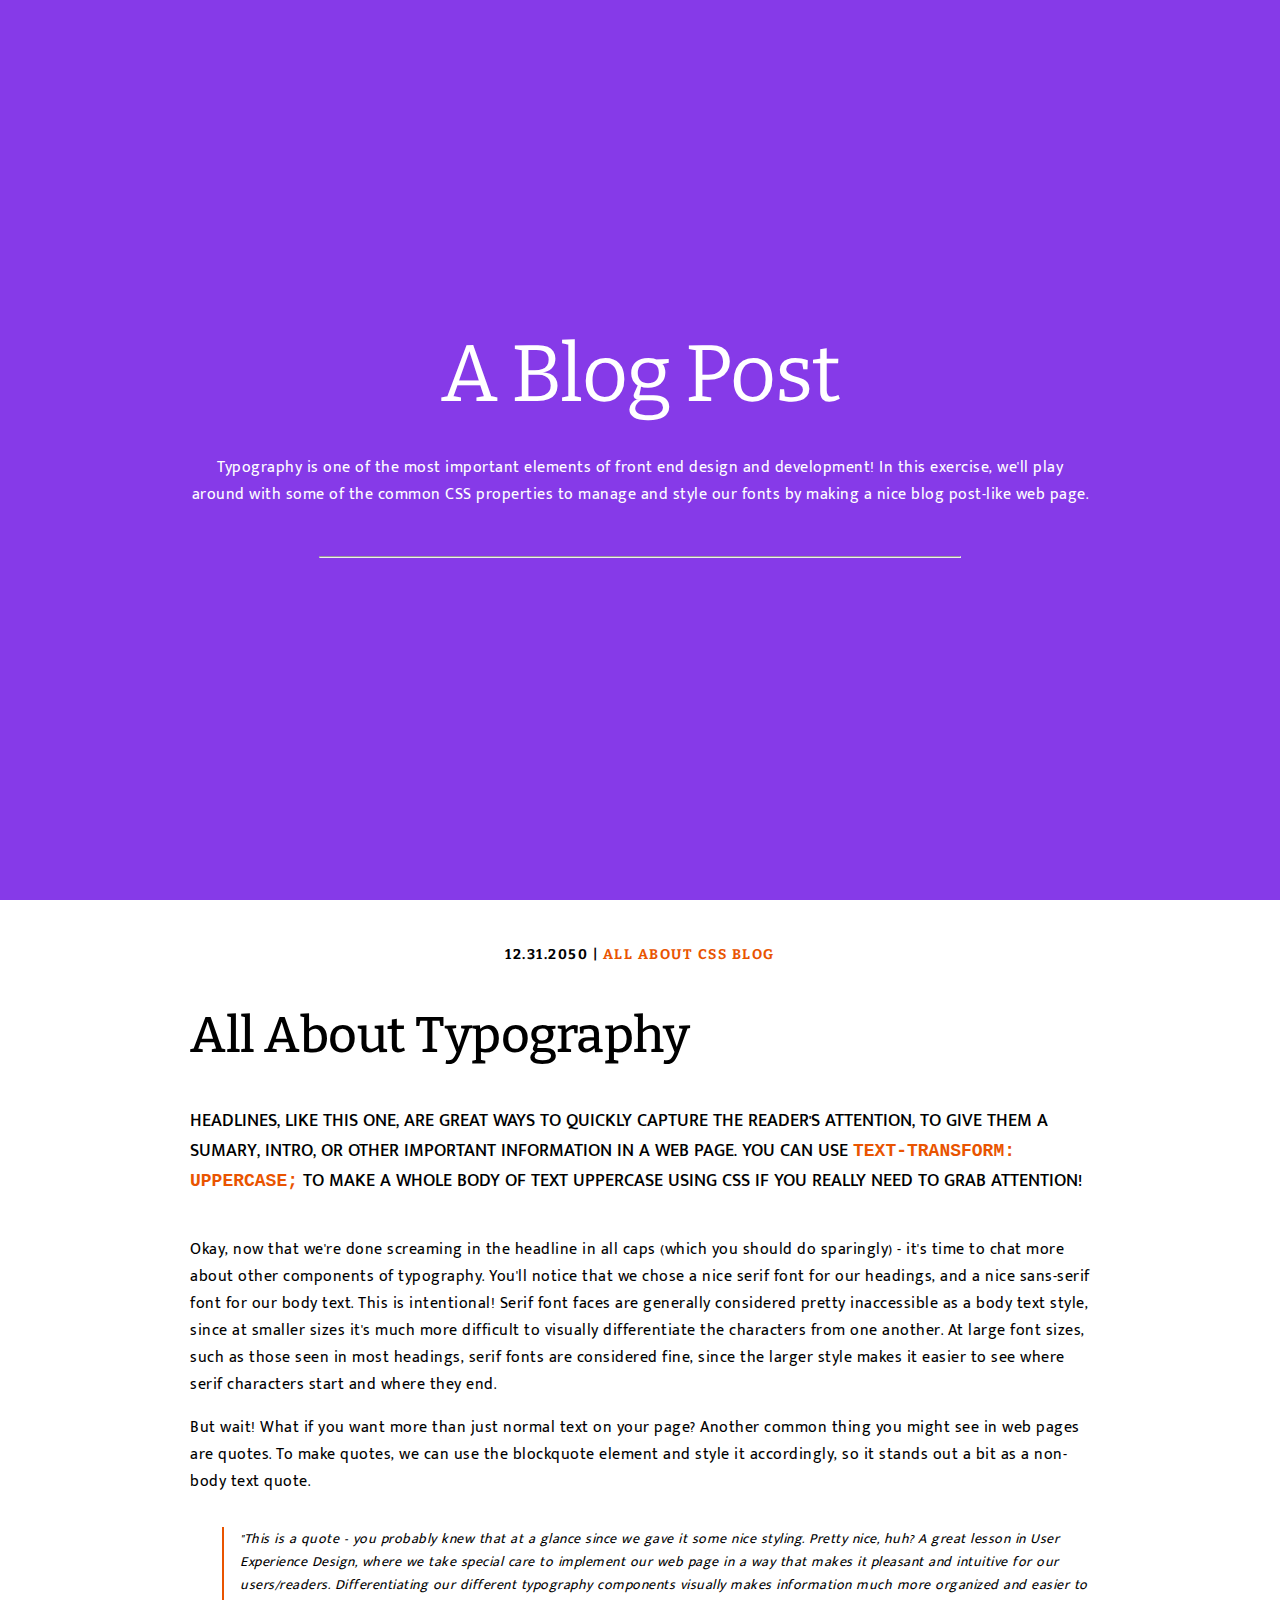
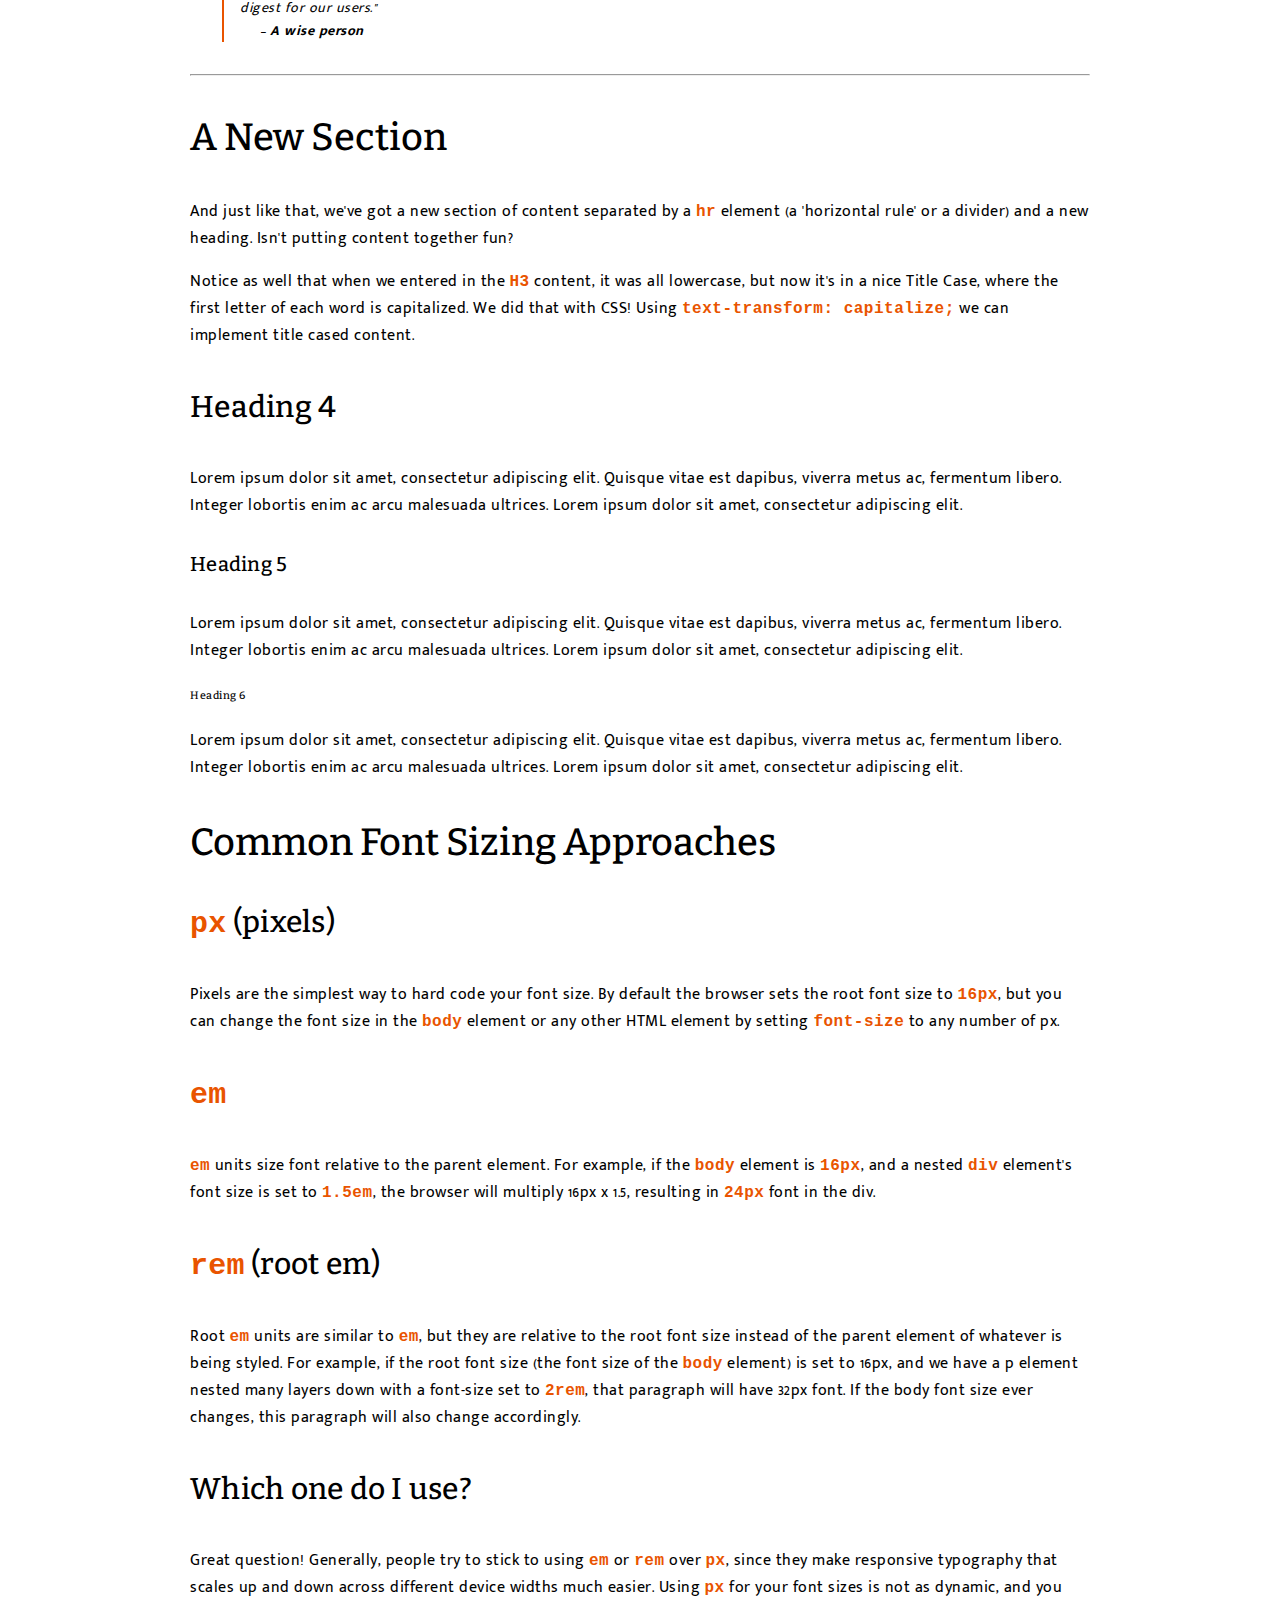
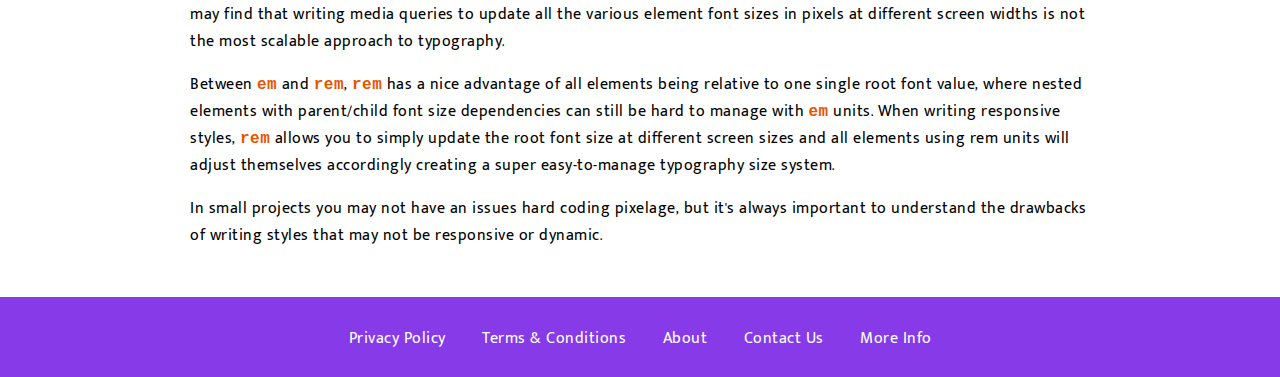
<file: blog_post/index.html>
<!DOCTYPE html>
<html lang="en">
  <head>
    <meta charset="UTF-8" />
    <meta name="viewport" content="width=A, initial-scale=1.0" />
    <link rel="preconnect" href="https://fonts.googleapis.com" />
    <link rel="preconnect" href="https://fonts.gstatic.com" crossorigin />
    <link
      href="https://fonts.googleapis.com/css2?family=Bitter:ital,wght@0,100..900;1,100..900&family=Mukta+Malar:wght@200;300;400;500;600;700;800&display=swap"
      rel="stylesheet"
    />
    <link rel="stylesheet" href="style.css" />
    <title>Blog Post</title>
  </head>
  <body>
    <header>
      <div class="hero">
        <h1>A Blog Post</h1>
        <p>
          Typography is one of the most important elements of front end design
          and development! In this exercise, we'll play around with some of the
          common CSS properties to manage and style our fonts by making a nice
          blog post-like web page.
        </p>
        <hr />
      </div>
    </header>
    <div class="container">
      <p class="info">12.31.2050 | <span>ALL ABOUT CSS BLOG</span></p>
      <h2>All About Typography</h2>
      <p class="headline">
        Headlines, like this one, are great ways to quickly capture the reader's
        attention, to give them a sumary, intro, or other important information
        in a web page. You can use
        <code>text-transform: uppercase;</code> to make a whole body of text
        uppercase using CSS if you really need to grab attention!
      </p>
      <p>
        Okay, now that we're done screaming in the headline in all caps (which
        you should do sparingly) - it's time to chat more about other components
        of typography. You'll notice that we chose a nice serif font for our
        headings, and a nice sans-serif font for our body text. This is
        intentional! Serif font faces are generally considered pretty
        inaccessible as a body text style, since at smaller sizes it's much more
        difficult to visually differentiate the characters from one another. At
        large font sizes, such as those seen in most headings, serif fonts are
        considered fine, since the larger style makes it easier to see where
        serif characters start and where they end.
      </p>
      <p>
        But wait! What if you want more than just normal text on your page?
        Another common thing you might see in web pages are quotes. To make
        quotes, we can use the blockquote element and style it accordingly, so
        it stands out a bit as a non-body text quote.
      </p>
      <blockquote class="quote">
        "This is a quote - you probably knew that at a glance since we gave it
        some nice styling. Pretty nice, huh? A great lesson in User Experience
        Design, where we take special care to implement our web page in a way
        that makes it pleasant and intuitive for our users/readers.
        Differentiating our different typography components visually makes
        information much more organized and easier to digest for our users."
        <cite>– A wise person</cite>
      </blockquote>
      <hr />
      <h3>a new section</h3>
      <p>
        And just like that, we've got a new section of content separated by a
        <code>hr</code>
        element (a 'horizontal rule' or a divider) and a new heading. Isn't
        putting content together fun?
      </p>
      <p>
        Notice as well that when we entered in the <code>H3</code> content, it
        was all lowercase, but now it's in a nice Title Case, where the first
        letter of each word is capitalized. We did that with CSS! Using
        <code>text-transform: capitalize;</code> we can implement title cased
        content.
      </p>
      <h4>Heading 4</h4>
      <p>
        Lorem ipsum dolor sit amet, consectetur adipiscing elit. Quisque vitae
        est dapibus, viverra metus ac, fermentum libero. Integer lobortis enim
        ac arcu malesuada ultrices. Lorem ipsum dolor sit amet, consectetur
        adipiscing elit.
      </p>
      <h5>Heading 5</h5>
      <p>
        Lorem ipsum dolor sit amet, consectetur adipiscing elit. Quisque vitae
        est dapibus, viverra metus ac, fermentum libero. Integer lobortis enim
        ac arcu malesuada ultrices. Lorem ipsum dolor sit amet, consectetur
        adipiscing elit.
      </p>
      <h6>Heading 6</h6>
      <p>
        Lorem ipsum dolor sit amet, consectetur adipiscing elit. Quisque vitae
        est dapibus, viverra metus ac, fermentum libero. Integer lobortis enim
        ac arcu malesuada ultrices. Lorem ipsum dolor sit amet, consectetur
        adipiscing elit.
      </p>
      <h3>Common Font Sizing Approaches</h3>
      <h4><code>px</code> (pixels)</h4>
      <p>
        Pixels are the simplest way to hard code your font size. By default the
        browser sets the root font size to <code>16px</code>, but you can change
        the font size in the <code>body</code> element or any other HTML element
        by setting <code>font-size</code>
        to any number of px.
      </p>
      <h4><code>em</code></h4>
      <p>
        <code>em</code> units size font relative to the parent element. For
        example, if the <code>body</code> element is <code>16px</code>, and a
        nested <code>div</code> element's font size is set to
        <code>1.5em</code>, the browser will multiply 16px x 1.5, resulting in
        <code>24px</code> font in the div.
      </p>
      <h4><code>rem</code> (root em)</h4>
      <p>
        Root <code>em</code> units are similar to <code>em</code>, but they are
        relative to the root font size instead of the parent element of whatever
        is being styled. For example, if the root font size (the font size of
        the <code>body</code> element) is set to 16px, and we have a p element
        nested many layers down with a font-size set to <code>2rem</code>, that
        paragraph will have 32px font. If the body font size ever changes, this
        paragraph will also change accordingly.
      </p>
      <h4>Which one do I use?</h4>
      <p>
        Great question! Generally, people try to stick to using
        <code>em</code> or <code>rem</code> over <code>px</code>, since they
        make responsive typography that scales up and down across different
        device widths much easier. Using <code>px</code> for your font sizes is
        not as dynamic, and you may find that writing media queries to update
        all the various element font sizes in pixels at different screen widths
        is not the most scalable approach to typography.
      </p>
      <p>
        Between <code>em</code> and <code>rem</code>, <code>rem</code> has a
        nice advantage of all elements being relative to one single root font
        value, where nested elements with parent/child font size dependencies
        can still be hard to manage with <code>em</code> units. When writing
        responsive styles, <code>rem</code> allows you to simply update the root
        font size at different screen sizes and all elements using rem units
        will adjust themselves accordingly creating a super easy-to-manage
        typography size system.
      </p>
      <p>
        In small projects you may not have an issues hard coding pixelage, but
        it's always important to understand the drawbacks of writing styles that
        may not be responsive or dynamic.
      </p>
    </div>
    <footer>
      <ul>
        <li>
          <a href="#">Privacy Policy</a>
        </li>
        <li>
          <a href="#">Terms & Conditions </a>
        </li>
        <li>
          <a href="#">About</a>
        </li>
        <li>
          <a href="#">Contact Us</a>
        </li>
        <li>
          <a href="#">More Info</a>
        </li>
      </ul>
    </footer>
  </body>
</html>
</file>
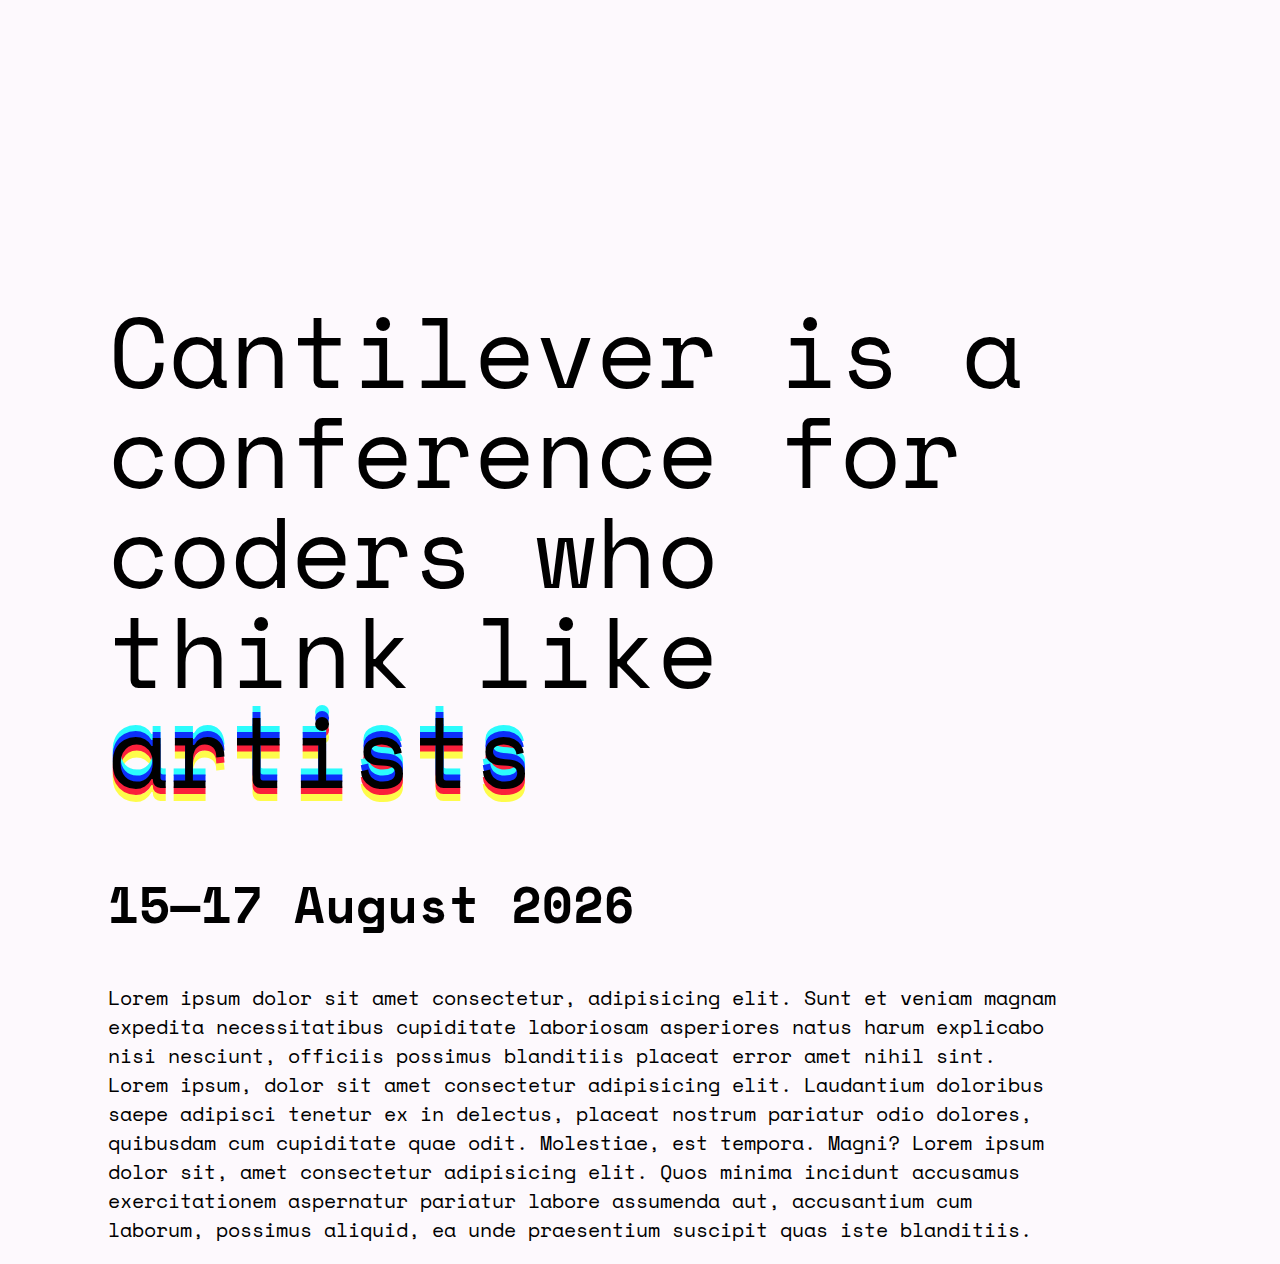
<file: CantileverResponsive/index.html>
<!DOCTYPE html>
<html lang="en">

<head>
    <meta charset="UTF-8">
    <meta http-equiv="X-UA-Compatible" content="IE=edge">
    <meta name="viewport" content="width=device-width, initial-scale=1.0">
    <link rel="preconnect" href="https://fonts.googleapis.com">
    <link rel="preconnect" href="https://fonts.gstatic.com" crossorigin>
    <link href="https://fonts.googleapis.com/css2?family=Space+Mono:wght@400;700&display=swap" rel="stylesheet">
    <link rel="stylesheet" href="app.css">
    <title>Cantilever</title>
</head>

<body>
    <div>
        <h1>Cantilever is a conference for coders who think like <span>artists</span></h1>
        <h2>15—17 August 2026</h2>
        <p>Lorem ipsum dolor sit amet consectetur, adipisicing elit. Sunt et veniam magnam expedita necessitatibus
            cupiditate laboriosam asperiores natus harum explicabo nisi nesciunt, officiis possimus blanditiis placeat
            error
            amet nihil sint. Lorem ipsum, dolor sit amet consectetur adipisicing elit. Laudantium doloribus saepe
            adipisci
            tenetur ex in delectus, placeat nostrum pariatur odio dolores, quibusdam cum cupiditate quae odit.
            Molestiae,
            est tempora. Magni? Lorem ipsum dolor sit, amet consectetur adipisicing elit. Quos minima incidunt accusamus
            exercitationem aspernatur pariatur labore assumenda aut, accusantium cum laborum, possimus aliquid, ea unde
            praesentium suscipit quas iste blanditiis.</p>
    </div>
</body>

</html>
</file>
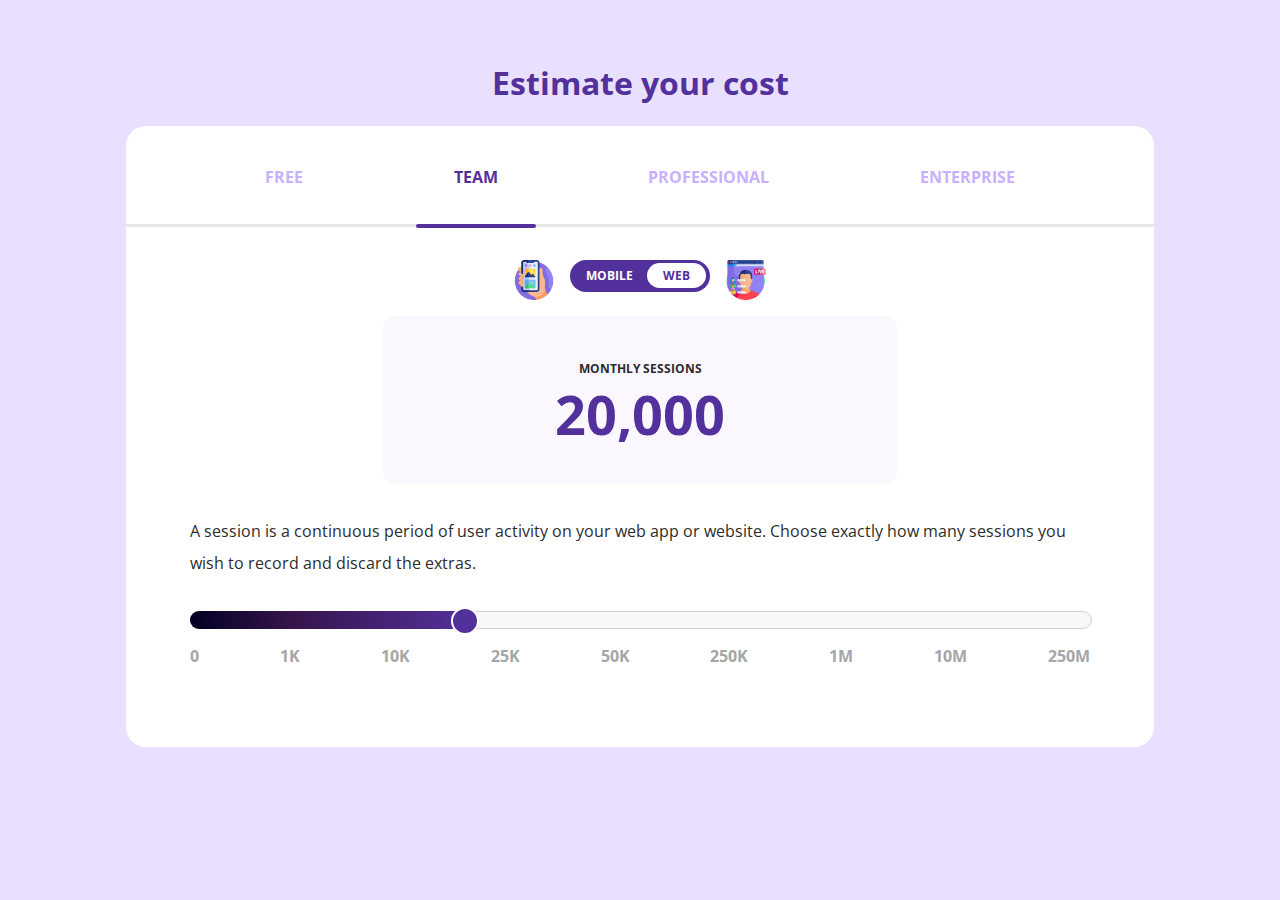
<file: cost_estimator/index.html>
<!DOCTYPE html>
<html lang="en">
  <head>
    <meta charset="UTF-8" />
    <meta name="viewport" content="width=device-width, initial-scale=1.0" />
    <link rel="preconnect" href="https://fonts.googleapis.com" />
    <link rel="preconnect" href="https://fonts.gstatic.com" crossorigin />
    <link
      href="https://fonts.googleapis.com/css2?family=Open+Sans:ital,wght@0,300..800;1,300..800&display=swap"
      rel="stylesheet"
    />
    <link rel="stylesheet" href="style.css" />
    <title>Cost Estimator</title>
  </head>
  <body>
    <h1>Estimate your cost</h1>
    <div class="container">
      <div class="tabs">
        <p>Free</p>
        <p class="active">Team<span class="underline"></span></p>
        <p>Professional</p>
        <p>Enterprise</p>
      </div>
      <!-- can make a line accross the container, ignoring the padding of tabs -->
      <div class="line"></div>
      <div class="toggle-wrapper">
        <img src="images/icon1.png" alt="" />
        <div class="toggle">
          <span>mobile</span>
          <span>web</span>
        </div>
        <img src="images/icon2.png" alt="" />
      </div>
      <div class="sessions-card">
        <p>Monthly Sessions</p>
        <p class="number">20,000</p>
      </div>
      <p class="description">
        A session is a continuous period of user activity on your web app or
        website. Choose exactly how many sessions you wish to record and discard
        the extras.
      </p>
      <div class="slider">
        <div class="bar">
          <div class="progress"></div>
          <div class="point"></div>
        </div>
        <div class="scale">
          <ul>
            <li>0</li>
            <li>1K</li>
            <li>10K</li>
            <li>25K</li>
            <li>50K</li>
            <li>250K</li>
            <li>1M</li>
            <li>10M</li>
            <li>250M</li>
          </ul>
        </div>
      </div>
    </div>
  </body>
</html>
</file>
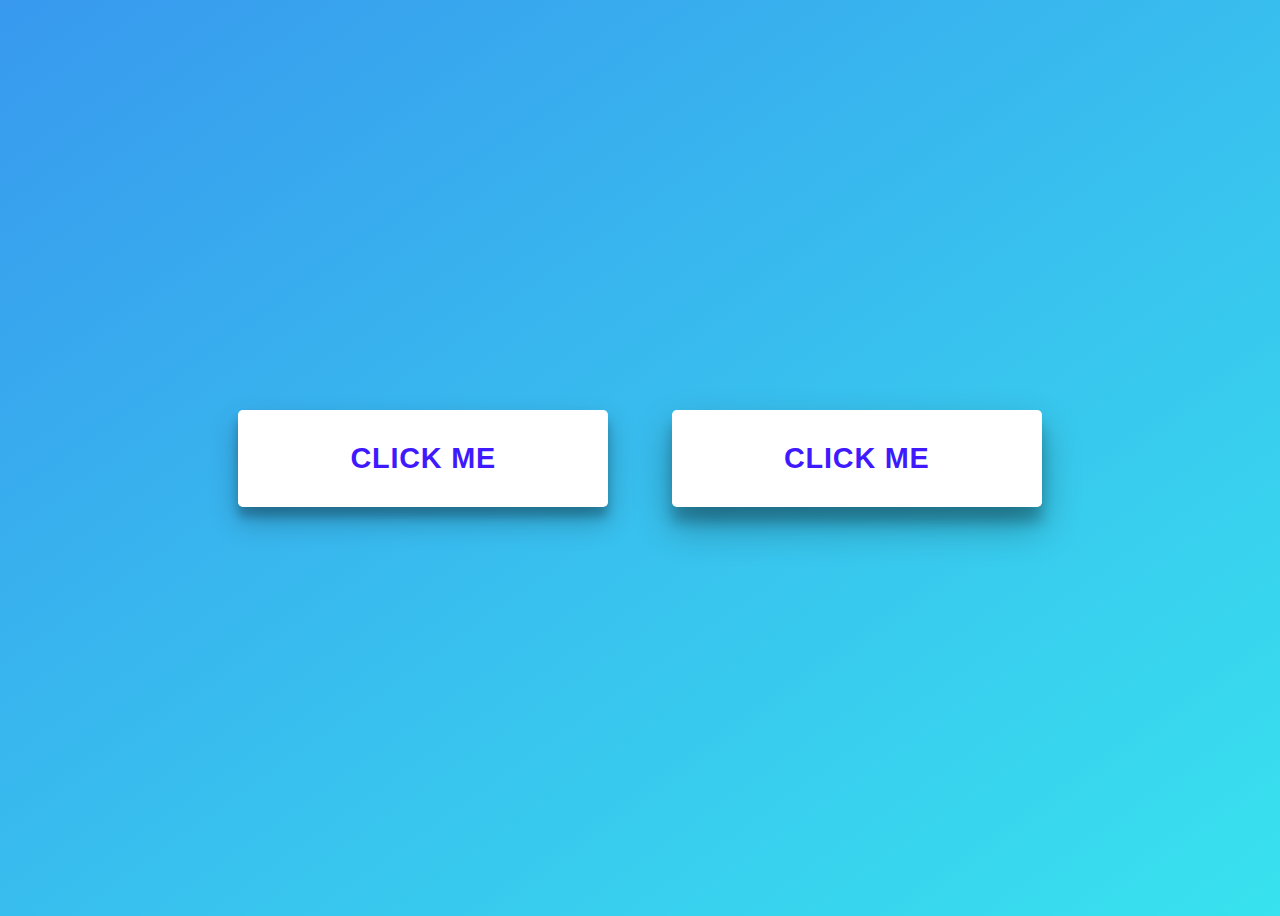
<file: fancy_button/index.html>
<!DOCTYPE html>
<html lang="en">
  <head>
    <meta charset="UTF-8" />
    <meta name="viewport" content="width=device-width, initial-scale=1.0" />
    <link rel="stylesheet" href="style.css" />
    <title>Document</title>
  </head>
  <body>
    <button class="btn btn1">click me</button>
    <button class="btn btn2">click me</button>
  </body>
</html>
</file>
<file: blog_post/style.css>
body {
  font-family: "Mukta Malar", sans-serif;
  font-size: 16px;
  padding: 0;
  margin: 0;
  letter-spacing: 0.5px;
}

h1,
h2,
h3,
h4,
h5,
h6 {
  font-family: "Bitter", serif;
  font-weight: 500;
}

h1 {
  font-size: 80px;
  font-weight: 400;
  letter-spacing: -1.4px;
  margin: 0;
}

h2 {
  font-size: 50px;
  letter-spacing: -0.5px;
}

h3 {
  font-size: 38px;
  letter-spacing: 0px;
}

h4 {
  font-size: 30px;
  letter-spacing: 0.25px;
}

h5 {
  font-size: 24px;
  letter-spacing: 0.25px;
}

h5 {
  font-size: 20px;
  letter-spacing: 0.25px;
}

code {
  color: #e95400;
  font-weight: bold;
}

.hero {
  background-color: #863ae8;
  height: 100vh;
  color: white;
  text-align: center;
  display: flex;
  flex-direction: column;
  align-items: center;
  justify-content: center;
}

.hero h1,
.hero p {
  width: 75%;
  max-width: 900px;
  margin: 16px 0;
}

.hero hr {
  width: 50%;
  margin: 32px 0;
}

.container {
  margin: 0 auto;
  max-width: 900px;
  padding: 32px;
}

.container h3 {
  text-transform: capitalize;
}

.info {
  text-align: center;
  font-family: "Bitter", serif;
  font-weight: bold;
  font-size: 14px;
  letter-spacing: 1.5px;
}

.info span {
  color: #e95400;
}

.headline {
  text-transform: uppercase;
  font-weight: 500;
  letter-spacing: 0;
  margin: 40px 0;
  font-size: 18px;
}

.quote {
  font-style: italic;
  font-size: 14px;
  border-left: 2px solid #e95400;
  padding-left: 16px;
  margin: 32px 0 32px 32px;
}

.quote cite {
  display: block;
  font-weight: bold;
  margin-left: 20px;
}

footer {
  background-color: #863ae8;
}

footer ul {
  list-style: none;
  margin: 0 auto;
  width: 100%;
  max-width: 900px;
  text-align: center;
  padding: 28px 0;
}

footer ul li {
  display: inline;
  padding: 0 16px;
}

footer li a {
  text-decoration: none;
  color: white;
}

footer li a:hover {
  text-decoration: underline;
}
</file>
<file: CantileverResponsive/app.css>
body {
  font-family: "Space Mono", monospace;
  background-color: #fdf9fd;
}

h1 {
  font-size: 100px;
  line-height: 1;
  font-weight: 400;
}

h2 {
  font-size: 50px;
}
p {
  font-size: 20px;
}

div {
  width: 55%;
  margin-left: 100px;
  margin-top: 300px;
}

span {
  text-shadow: 0 -6.25px #0c2ffb, 0 -12.5px #2cfcfd, 0 6.25px #fb203b,
    0 12.5px #fefc4b;
}

@media only screen and (max-width: 1700px) {
  div {
    width: 75%;
  }
}

@media only screen and (max-width: 1200px) {
  h1 {
    font-size: 70px;
  }
}

@media only screen and (max-width: 800px) {
  div {
    width: 90%;
    margin: 100px auto;
  }
}

@media only screen and (max-width: 650px) {
  h1 {
    font-size: 60px;
  }

  h2 {
    font-size: 40px;
  }

  span {
    text-shadow: 0 -3.25px #0c2ffb, 0 -6.5px #2cfcfd, 0 3.25px #fb203b,
      0 6.5px #fefc4b;
  }
}
</file>
<file: cost_estimator/style.css>
body {
  background-color: rgb(233, 223, 255);
  font-family: "Open Sans", sans-serif;
  display: flex;
  flex-direction: column;
  justify-content: center;
  align-items: center;
  padding: 32px;
  color: rgb(44, 44, 44);
}

h1 {
  color: rgb(83, 49, 156);
}

.container {
  background-color: white;
  width: 100%;
  max-width: 900px;
  display: flex;
  flex-direction: column;
  justify-content: center;
  align-items: center;
  border-radius: 20px;
  padding: 0 64px 64px 64px;
  position: relative;
}

.tabs {
  display: flex;
  width: 100%;
  justify-content: space-around;
  text-transform: uppercase;
  font-weight: bold;
  color: rgb(200, 175, 255);
  margin: 0 0 32px 0;
  padding: 16px;
}

.tabs p {
  padding: 8px;
}

.tabs p:hover {
  color: rgb(83, 49, 156);
  cursor: pointer;
}
.tabs .active {
  color: rgb(83, 49, 156);
  position: relative;
}

.line {
  height: 3px;
  width: 100%;
  position: absolute;
  top: 98px;
  background-color: rgb(231, 231, 231);
}

.tabs .active::before {
  content: "";
  width: 200%;
  height: 4px;
  background-color: rgb(83, 49, 156);
  position: absolute;
  bottom: -32px;
  left: -50%;
  z-index: 2;
  border-radius: 10px;
}

.toggle-wrapper {
  display: flex;
}

.toggle-wrapper img {
  height: 40px;
  margin: 0 16px;
}

.toggle {
  background-color: rgb(83, 49, 156);
  height: 32px;
  width: 140px;
  border-radius: 20px;
  display: flex;
  justify-content: space-between;
  align-items: center;
  box-sizing: border-box;
  padding: 0 4px 0 16px;
  text-transform: uppercase;
  font-weight: bold;
  font-size: 12px;
}

.toggle span:first-of-type {
  color: white;
}

.toggle span:last-of-type {
  background-color: white;
  color: rgb(83, 49, 156);
  padding: 4px 16px;
  border-radius: 20px;
}

.sessions-card {
  background-color: rgb(250, 247, 255);
  text-align: center;
  padding: 32px;
  width: 50%;
  text-transform: uppercase;
  margin: 16px 0;
  border-radius: 10px;
}

.sessions-card p {
  color: rgb(44, 44, 44);
  font-size: 12px;
  font-weight: bold;
  margin-bottom: 0;
}

.sessions-card .number {
  color: rgb(83, 49, 156);
  font-size: 54px;
  margin: 0;
}

.description {
  line-height: 32px;
  margin: 16px 0 32px 0;
}

.slider {
  width: 100%;
  position: relative;
}

.slider .bar {
  width: 100%;
  height: 16px;
  background-color: rgb(248, 248, 248);
  border: 1px solid rgb(210, 210, 210);
  border-radius: 20px;
}

.slider .progress {
  width: 31%;
  height: 18px;
  background: linear-gradient(
    90deg,
    rgba(2, 0, 36, 1) 0%,
    rgba(53, 20, 74, 1) 36%,
    rgba(83, 49, 156, 1) 100%
  );
  border-top-left-radius: 20px;
  border-bottom-left-radius: 20px;
  position: absolute;
  top: 0;
  left: 0;
}

.slider .point {
  height: 24px;
  width: 24px;
  background-color: rgb(83, 49, 156);
  border-radius: 50%;
  position: absolute;
  top: -4px;
  left: 29%;
  border: 2px solid white;
  transition: 0.15s transform ease;
}

.slider .point:hover {
  cursor: pointer;
  transform: scale(1.15);
}

.scale {
  width: 100%;
}

.slider .scale ul {
  list-style: none;
  display: flex;
  justify-content: space-between;
  padding: 0;
  font-weight: bold;
  color: rgb(166, 166, 166);
}
</file>
<file: fancy_button/style.css>
body {
  background: linear-gradient(to right bottom, #3899ee, #38e2ee);
  height: 100vh;
  display: flex;
  justify-content: center;
  align-items: center;
}

.btn {
  background-color: white;
  color: #401aff;
  text-transform: uppercase;
  letter-spacing: 0.05rem;
  border-radius: 0.3rem;
  padding: 2rem 7rem;
  font-size: 1.8rem;
  font-weight: bold;
  margin: 0 2rem;
  border: none;
  cursor: pointer;
  transition: transform 0.2s ease-in-out, box-shadow 0.2s ease-in-out;
}

.btn1 {
  box-shadow: 0 14px 28px rgba(0, 0, 0, 0.25), 0 10px 10px rgba(0, 0, 0, 0.22);
}

.btn1:hover {
  transform: translateY(-5px);
  box-shadow: 0 19px 38px rgba(0, 0, 0, 0.3), 0 15px 13px rgba(0, 0, 0, 0.22);
}

.btn2 {
  box-shadow: 0 19px 38px rgba(0, 0, 0, 0.3), 0 15px 13px rgba(0, 0, 0, 0.22);
}

.btn2:hover {
  transform: scale(0.95);
  box-shadow: 0 10px 20px rgba(0, 0, 0, 0.18), 0 6px 6px rgba(0, 0, 0, 0.22);
}
</file>
